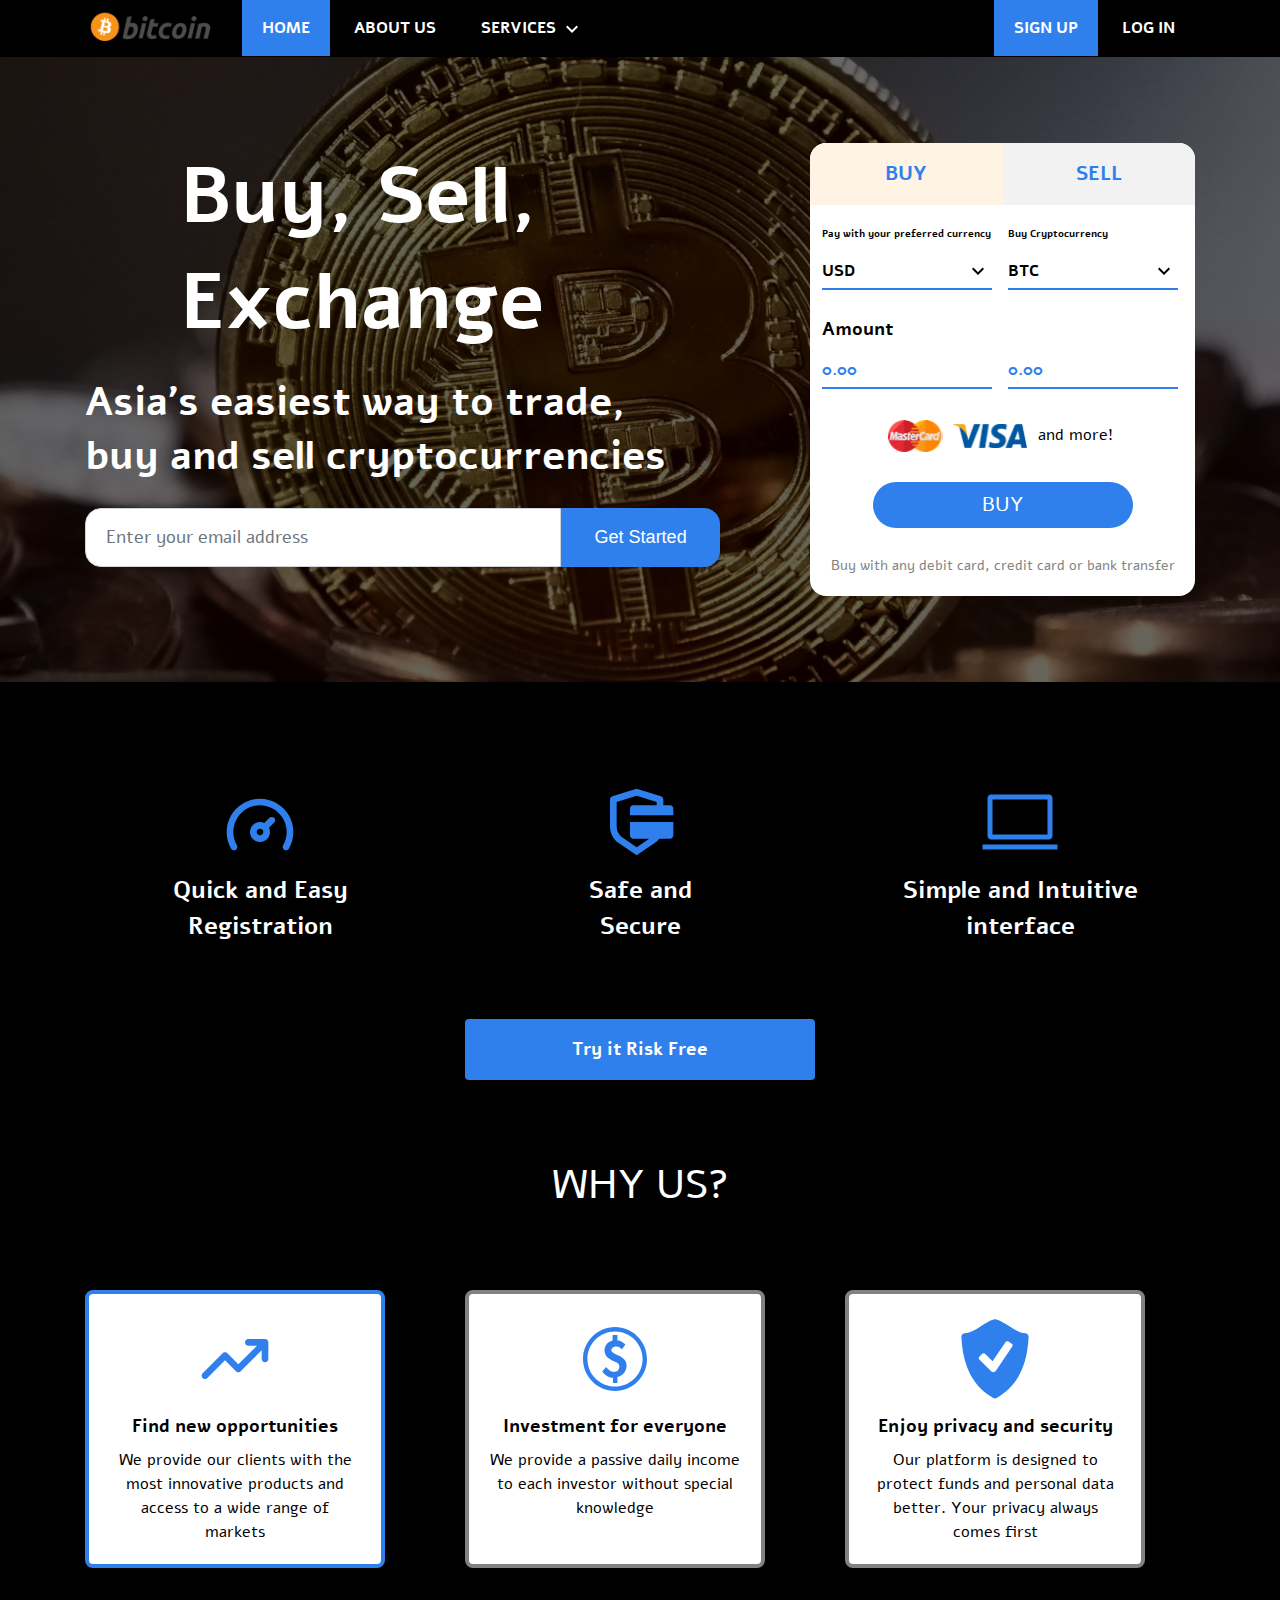
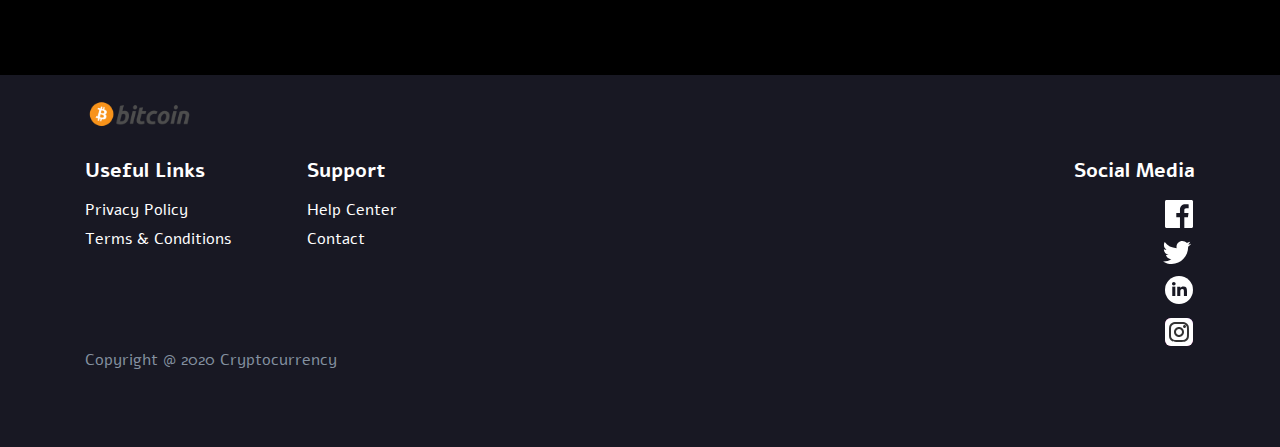
<file: index.html>
<!DOCTYPE html>
<html lang="en">

<head>
	<meta charset="utf-8">
	<meta http-equiv="X-UA-Compatible" content="IE=edge">
	<meta name="viewport" content="width=device-width, initial-scale=1">
	<title>Bitcoin | Home</title>
	<!-- Bootstrap -->
	<link href="img/fav.png" rel="icon" type="icon/image">
	<link href="css/bootstrap.min.css" rel="stylesheet">
	<link rel="stylesheet" href="https://cdnjs.cloudflare.com/ajax/libs/font-awesome/5.11.2/css/all.css">
	<link href="css/style.css" rel="stylesheet">
	<link href="css/media.css" rel="stylesheet">
</head>

<body>

	<!--	header code start-->
	<section class="header boxs">
		<div class="container">
			<div class="headerIn boxs">
				<div class="headerLeft">
					<a href="#0"><img src="img/logo.png" class="img-fluid" alt="logo"></a>
					<div class="hamburger">
						<span class="main"></span>
					</div>
				</div>
				<div class="headerRight boxs">
					<div class="headerRightlIn">
						<ul>
							<li><a href="index.html" class="active">HOME</a></li>
							<li><a href="aboutus.html">ABOUT US</a></li>
							<li class="serviceRel"><a href="#0">SERVICES <span class="arrow"><img src="img/whitearrow.png" class="img-fluid" alt="arrow"></span> </a>
								<ul class="serviceDown">
									<li><a href="#0" class="active">BUY</a></li>
									<li><a href="#0">SELL</a></li>
								</ul>
							</li>
						</ul>
					</div>
					<div class="headerRightrIn">
						<ul>
							<li><a href="#0" class="active">SIGN UP</a></li>
							<li><a href="#0">LOG IN</a></li>
						</ul>
					</div>
				</div>
			</div>
		</div>
	</section>

	<!--header code end-->

	<!--	banner code start-->

	<section class="banner scrolltop boxs">
		<span class="colorCode"></span>
		<div class="bannerImg boxs">
			<img src="img/banner.png" class="img-fluid" alt="banner">
		</div>
		<div class="bannerform">
			<div class="container">
				<div class="row">
					<div class="col-sm-7">
						<div class="bannerLeft">
							<h2 class="bannerHead">Buy, Sell, <br>Exchange</h2>
							<h2 class="semiHead">Asia’s easiest way to trade,<br> buy and sell cryptocurrencies </h2>
							<div class="banForm">
								<form>
									<div class="form-group">
										<input type="mail" class="form-control formControl" placeholder="Enter your email address">
										<button type="submit" class="btnss">Get Started</button>
									</div>
								</form>
							</div>
						</div>
					</div>
					<div class="col-sm-5">
						<div class="rightTabs boxs">
							<div class="bannerRight boxs">
								<div class="rightTab">
									<ul>
										<li><a href="#0" data-id='1' class="active">BUY </a></li>
										<li><a href="#0" data-id='2'>SELL</a></li>
									</ul>
								</div>
								<div class="btnsShow show1 active">
									<div class="bannerForBelow">
										<div class="form-group fifty">
											<label class="labelAll">Pay with your preferred currency</label>
											<input type="text" class="form-control blackAl" value="USD" readonly>
											<span class="blackArrow"><img src="img/arrow.svg" class="img-fluid" alt="arrow"></span>
											<ul class="usd">
												<li>USD</li>
												<li>USD</li>
												<li>USD</li>
												<li>USD</li>
											</ul>
										</div>
										<div class="form-group fifty">
											<label class="labelAll">Buy Cryptocurrency</label>
											<input type="text" class="form-control blackAl2" value="BTC" readonly>
											<span class="blackArrow2"><img src="img/arrow.svg" class="img-fluid" alt="arrow"></span>
											<ul class="btc">
												<li>BTC</li>
												<li>BTC</li>
												<li>BTC</li>
												<li>BTC</li>
											</ul>
										</div>
										<div class="amount">
											<h2 class="amount">Amount</h2>
										</div>
										<div class="form-group fifty fif">
											<input type="number" class="form-control  colorBlue" value="0.00">
										</div>
										<div class="form-group fifty">
											<input type="number" class="form-control  colorBlue" value="0.00">
										</div>
									</div>

									<div class="transitionMode">
										<ul>
											<li><a href="#0"><img src="img/masterCard.svg" class="img-fluid" alt="mastercard"></a>
											<li>
											<li><a href="#0"><img src="img/visa.svg" class="img-fluid" alt="visa"></a>
											<li>
											<li><a href="#0">and more!</a>
											<li>
										</ul>
									</div>
									<div class="buynow">
										<button type="submit">Buy</button>
										<p>Buy with any debit card, credit card or bank transfer</p>
									</div>
								</div>
								<!--
												<div class="btnsShow show2 ">
								<div class="bannerForBelow">
									<div class="form-group fifty">
										<label class="labelAll">Pay with your preferred currency</label>
										<input type="text" class="form-control blackAl" value="USD" readonly>
										<span class="blackArrow"><img src="img/arrow.svg" class="img-fluid" alt="arrow"></span>
										<ul class="usd">
											<li>2</li>
											<li>2</li>
											<li>3</li>
											<li>4</li>
										</ul>
									</div>
									<div class="form-group fifty">
										<label class="labelAll">Buy Cryptocurrency</label>
										<input type="text" class="form-control blackAl2" value="BTC" readonly>
										<span class="blackArrow2"><img src="img/arrow.svg" class="img-fluid" alt="arrow"></span>
										<ul class="btc">
											<li>2</li>
											<li>2</li>
											<li>3</li>
											<li>4</li>
										</ul>
									</div>
									<div class="amount">
										<h2 class="amount">Amount</h2>
									</div>
									<div class="form-group fifty fif">
										<input type="text" class="form-control  colorBlue" value="0.00">
									</div>
									<div class="form-group fifty">
										<input type="text" class="form-control  colorBlue" value="0.00">
									</div>
								</div>

								<div class="transitionMode">
									<ul>
										<li><a href="#0"><img src="img/masterCard.svg" class="img-fluid" alt="mastercard"></a>
										<li>
										<li><a href="#0"><img src="img/visa.svg" class="img-fluid" alt="visa"></a>
										<li>
										<li><a href="#0">and more!</a>
										<li>
									</ul>
								</div>
								<div class="buynow">
									<button type="submit">Buy</button>
									<p>Buy with any debit card, credit card or bank transfer</p>
								</div>
								</div>
-->
								<form>

								</form>
							</div>
						</div>
					</div>
				</div>
			</div>
		</div>
	</section>
	<!--	banner code end-->

	<!--	try it risk free code start-->
	<section class="riskFree boxs">
		<div class="container">
			<div class="row">
				<div class="col-sm-4">
					<div class="riskInner">
						<div class="riskImg">
							<img src="img/risk1.svg" class="img-fluid" alt="risk">
						</div>
						<p>Quick and Easy <br>Registration</p>
					</div>
				</div>
				<div class="col-sm-4">
					<div class="riskInner">
						<div class="riskImg">
							<img src="img/risk2.svg" class="img-fluid" alt="risk">
						</div>
						<p>Safe and <br>Secure</p>
					</div>
				</div>
				<div class="col-sm-4">
					<div class="riskInner">
						<div class="riskImg">
							<img src="img/risk3.svg" class="img-fluid" alt="risk">
						</div>
						<p>Simple and Intuitive <br>interface</p>
					</div>
				</div>
			</div>
			<div class="riskBtn">
				<a href="#0">Try it Risk Free</a>
			</div>

			<!--			WHY US? code start-->
			<div class="whyUs boxs">
				<div class=" whyHead">
					<h2>WHY US?</h2>
				</div>
				<div class="row">
					<div class="col-sm-4">
						<a href="question.html" class="whyBox active">
							<div class="whyImg">
								<img src="img/why1.svg" class="img-fluid" alt="why">
							</div>
							<h2>Find new opportunities</h2>
							<p>We provide our clients with the most innovative products and access to a wide range of markets</p>
						</a>
					</div>
					<div class="col-sm-4">
						<a href="question.html" class="whyBox">
							<div class="whyImg">
								<img src="img/why2.svg" class="img-fluid" alt="why">
							</div>
							<h2>Investment for everyone</h2>
							<p>We provide a passive daily income to each investor without special knowledge</p>
						</a>
					</div>
					<div class="col-sm-4">
						<a href="question.html" class="whyBox">
							<div class="whyImg">
								<img src="img/why3.svg" class="img-fluid" alt="why">
							</div>
							<h2>Enjoy privacy and security</h2>
							<p>Our platform is designed to protect funds and personal data better. Your privacy always comes first</p>
						</a>
					</div>
				</div>
			</div>
		</div>
	</section>

	<!--	try it risk free code end-->

	<!--	footer code start-->

	<section class="footerAll boxs">
		<div class="container">
			<div class="foottop boxs">
				<a href="#0"><img src="img/logo.png" class="img-fluid" alt="logo"></a>
			</div>
			<div class="footerBottom boxs">
				<div class="footerLink">
					<h2 class="head">Useful Links</h2>
					<ul>
						<li><a href="#0">Privacy Policy</a></li>
						<li><a href="#0">Terms & Conditions</a></li>
					</ul>
				</div>
				<div class="footerLink">
					<h2 class="head">Support</h2>
					<ul>
						<li><a href="#0">Help Center</a></li>
						<li><a href="contactus.html">Contact</a></li>
					</ul>
				</div>
				<div class="footerSocial footerLink">
					<div>
						<h2 class="head">Social Media</h2>
						<ul>
							<li><a href="#0" class="facebook">
									<img src="img/facebook.svg" class="ig-fluid facehide" alt="facebook">
									<img src="img/facebook1.svg" class="ig-fluid faceshow" alt="facebook">

								</a></li>
							<li><a href="#0" class="twitter">
								<img src="img/twitter.svg" class="ig-fluid twithide" alt="twitter">
								<img src="img/twitter1.svg" class="ig-fluid twitshow" alt="twitter">
								</a></li>
							<li><a href="#0" class="linkedin">
								<img src="img/linkedin.svg" class="ig-fluid linkahide" alt="linkedin">
								<img src="img/linkedin1.svg" class="ig-fluid linkshow" alt="linkedin">
								</a></li>
							<li><a href="#0" class="instagram">
								<img src="img/instagram.svg" class="ig-fluid instahide" alt="instagram">
								<img src="img/instagram1.svg" class="ig-fluid instashow" alt="instagram">
								</a></li>

						</ul>
					</div>
				</div>
			</div>
			<div class="copyWright">
				<p class="para">Copyright @ 2020 Cryptocurrency</p>
			</div>
		</div>
	</section>

	<!--	footer code end-->

	<script src="js/jquery.js"></script>
	<script src="js/bootstrap.min.js"></script>
	<script src="js/custom.js"></script>
</body>

</html>
</file>
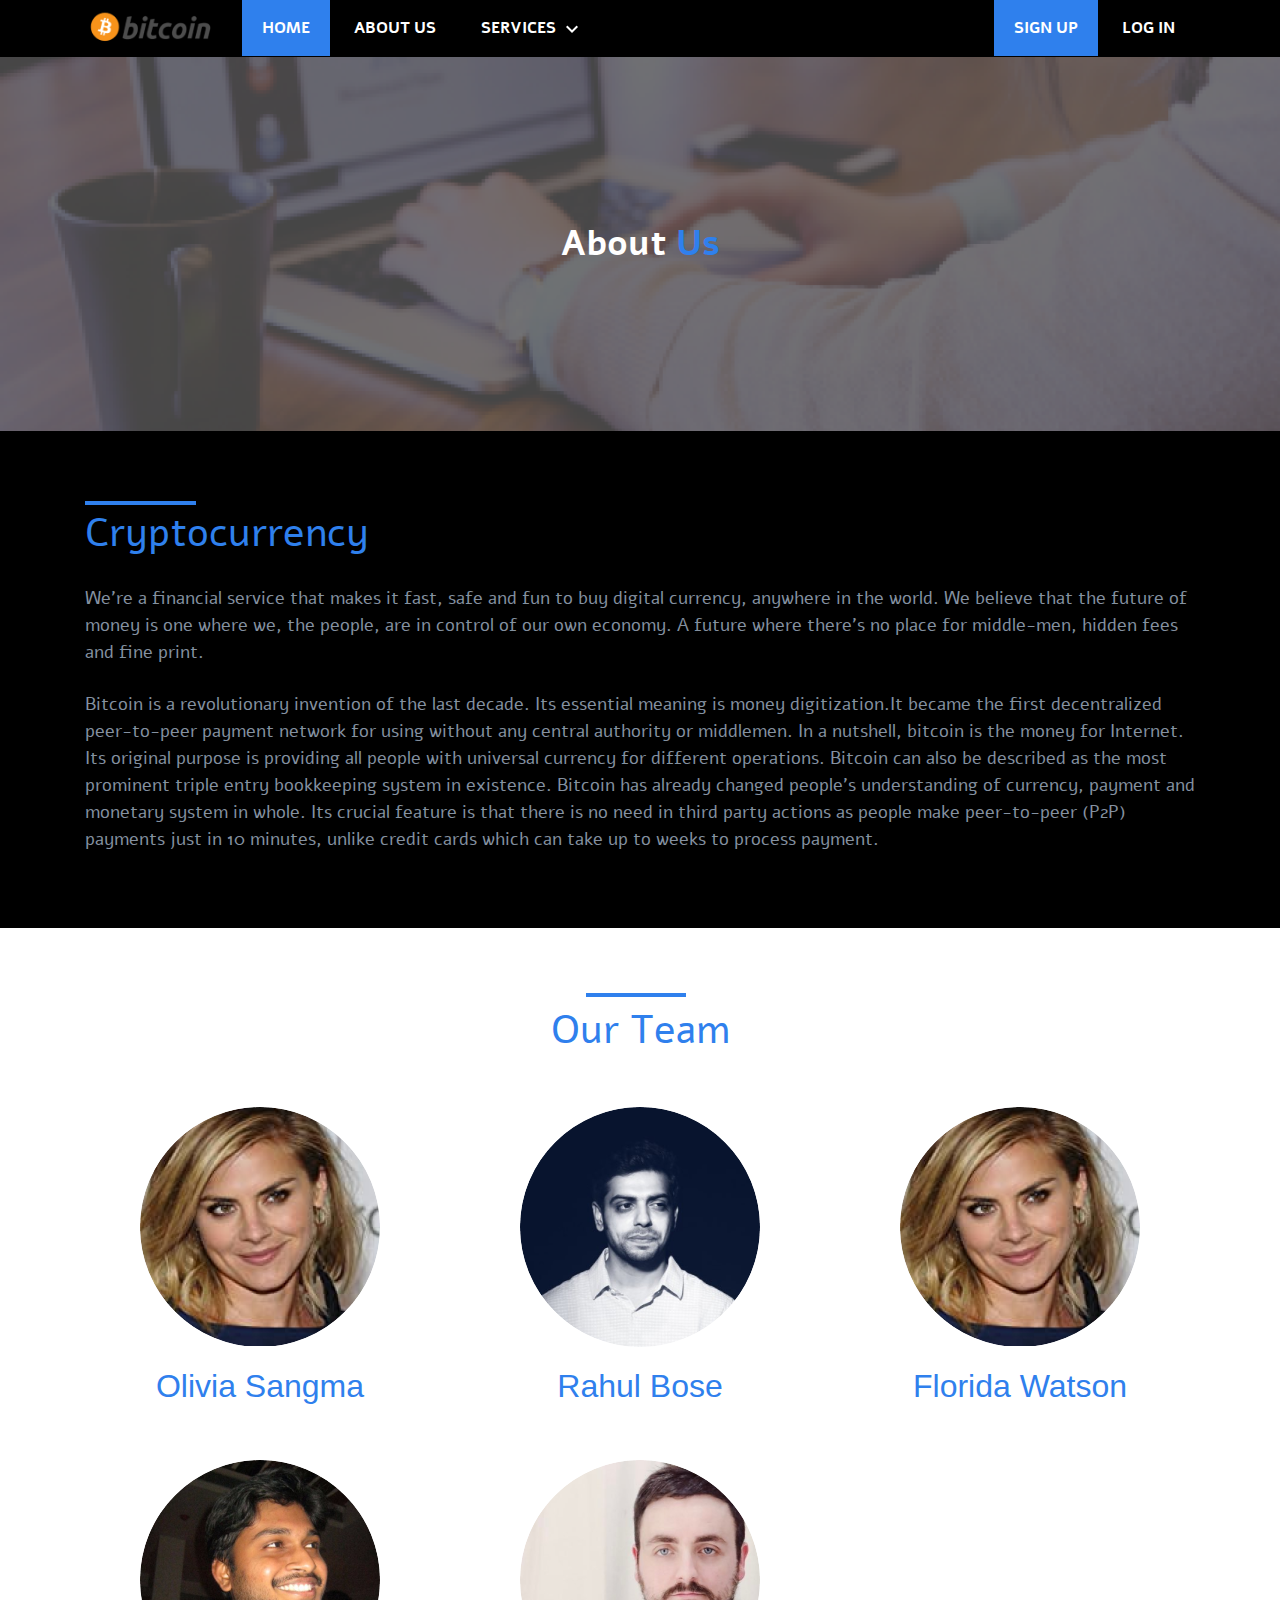
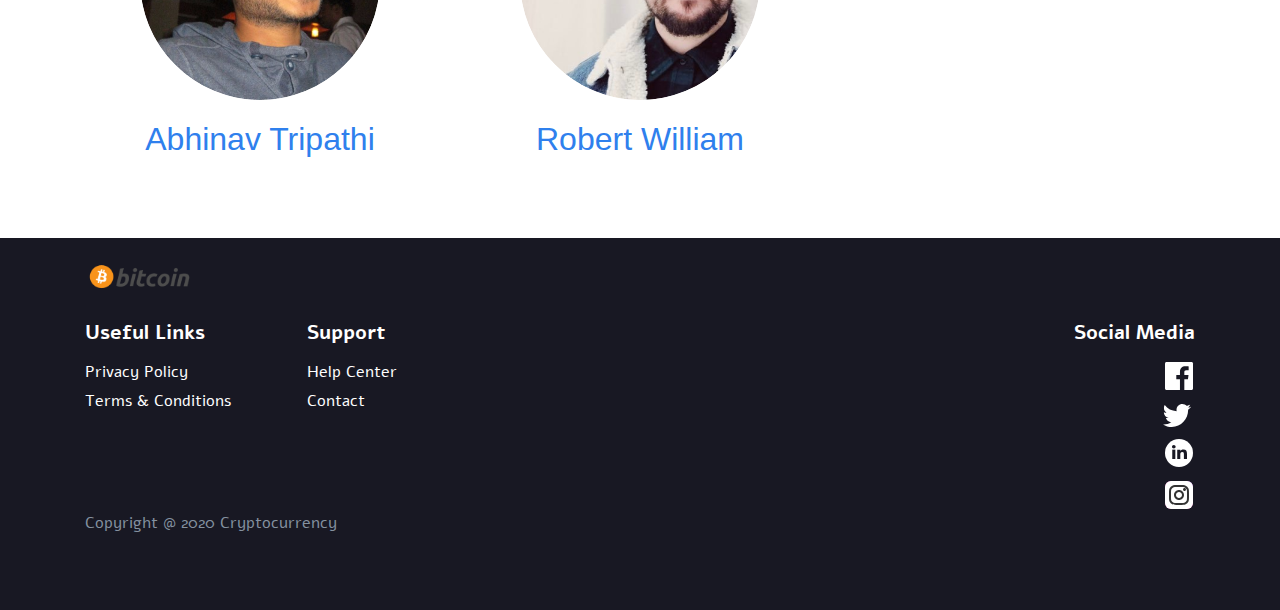
<file: aboutus.html>
<!DOCTYPE html>
<html lang="en">

<head>
	<meta charset="utf-8">
	<meta http-equiv="X-UA-Compatible" content="IE=edge">
	<meta name="viewport" content="width=device-width, initial-scale=1">
	<title>Bitcoin | About Us</title>
	<!-- Bootstrap -->
	<link href="img/fav.png" rel="icon" type="icon/image">
	<link href="css/bootstrap.min.css" rel="stylesheet">
	<link rel="stylesheet" href="https://cdnjs.cloudflare.com/ajax/libs/font-awesome/5.11.2/css/all.css">
	<link href="css/style.css" rel="stylesheet">
	<link href="css/media.css" rel="stylesheet">
</head>

<body>

	<!--	header code start-->
	<section class="header boxs">
		<div class="container">
			<div class="headerIn boxs">
				<div class="headerLeft">
					<a href="index.html"><img src="img/logo.png" class="img-fluid" alt="logo"></a>
					<div class="hamburger">
						<span class="main"></span>
					</div>
				</div>
				<div class="headerRight boxs">
					<div class="headerRightlIn">
						<ul>
							<li><a href="index.html" class="active">HOME</a></li>
							<li><a href="aboutus.html">ABOUT US</a></li>
							<li class="serviceRel"><a href="#0">SERVICES <span class="arrow"><img src="img/whitearrow.png" class="img-fluid" alt="arrow"></span> </a>
								<ul class="serviceDown">
									<li><a href="#0" class="active">BUY</a></li>
									<li><a href="#0">SELL</a></li>
								</ul>
							</li>
						</ul>
					</div>
					<div class="headerRightrIn">
						<ul>
							<li><a href="#0" class="active">SIGN UP</a></li>
							<li><a href="#0">LOG IN</a></li>
						</ul>
					</div>
				</div>
			</div>
		</div>
	</section>

	<!--header code end-->

<!--banner code start-->
	<section class="aboutBanner scrolltop boxs">
			<span class="colorCode colorCode2"></span>
		<div class="aboutBanIn">
			<img src="img/aboutus.png" class="img-fluid" alt="about">
		</div>
		<div class="aboutHeadd">
			
			<h2 class="banerAk">About <span>Us</span></h2>
		</div>
	</section>
<!--	banner code end-->

	
<!--	Cryptocurrency code start-->
	<section class="crypto boxs">
		<div class="container">
			<div class="cryptoInner">
				<h2 class="cryp">Cryptocurrency</h2>
				<p class="paranew">We’re a financial service that makes it fast, safe and fun to buy digital currency, anywhere in the world. We believe that the future of money is one where we, the people, are in control of our own economy. A future where there’s no place for middle-men, hidden fees and fine print.</p>
				<p class="paranew">Bitcoin is a revolutionary invention of the last decade. Its essential meaning is money digitization.It became the first decentralized peer-to-peer payment network for using without any central authority or middlemen. In a nutshell, bitcoin is the money for Internet. Its original purpose is providing all people with universal currency for different operations. Bitcoin can also be described as the most prominent triple entry bookkeeping system in existence. Bitcoin has already changed people's understanding of currency, payment and monetary system in whole. Its crucial feature is that there is no need in third party actions as people make peer-to-peer (P2P) payments just in 10 minutes, unlike credit cards which can take up to weeks to process payment.</p>
			</div>
			
		</div>
	</section>
<!--	Cryptocurrency code end-->
	
<!--	out team code start-->
	<section class="ourTeam boxs">
		<div class="container">
		<div class="ourTeamIn">
			<h2 class="cryp">Our Team</h2>
			<div class="row">
				<div class="col-sm-4">
					<div class="teamMember">
						<div class="memberImg">
							<img src="img/member.png" class="img-fluid" alt="member">
						</div>
						<p>Olivia Sangma</p>
					</div>
				</div>
					<div class="col-sm-4">
					<div class="teamMember">
						<div class="memberImg">
							<img src="img/member2.png" class="img-fluid" alt="member">
						</div>
						<p>Rahul Bose</p>
					</div>
				</div>
					<div class="col-sm-4">
					<div class="teamMember">
						<div class="memberImg">
							<img src="img/member.png" class="img-fluid" alt="member">
						</div>
						<p>Florida Watson</p>
					</div>
				</div>
					<div class="col-sm-4">
					<div class="teamMember">
						<div class="memberImg">
							<img src="img/member4.png" class="img-fluid" alt="member">
						</div>
						<p>Abhinav Tripathi</p>
					</div>
				</div>
					<div class="col-sm-4">
					<div class="teamMember">
						<div class="memberImg">
							<img src="img/member5.png" class="img-fluid" alt="member">
						</div>
						<p>Robert William<p>
					</div>
				</div>
			</div>
			</div>
		</div>
	</section>
<!--	our team code end-->
	
	<!--	footer code start-->

	<section class="footerAll boxs">
		<div class="container">
			<div class="foottop boxs">
				<a href="#0"><img src="img/logo.png" class="img-fluid" alt="logo"></a>
			</div>
			<div class="footerBottom boxs">
				<div class="footerLink">
					<h2 class="head">Useful Links</h2>
					<ul>
						<li><a href="#0">Privacy Policy</a></li>
						<li><a href="#0">Terms & Conditions</a></li>
					</ul>
				</div>
				<div class="footerLink">
					<h2 class="head">Support</h2>
					<ul>
						<li><a href="#0">Help Center</a></li>
						<li><a href="contactus.html">Contact</a></li>
					</ul>
				</div>
				<div class="footerSocial footerLink">
					<div>
						<h2 class="head">Social Media</h2>
						<ul>
							<li><a href="#0" class="facebook">
									<img src="img/facebook.svg" class="ig-fluid facehide" alt="facebook">
									<img src="img/facebook1.svg" class="ig-fluid faceshow" alt="facebook">

								</a></li>
							<li><a href="#0" class="twitter">
								<img src="img/twitter.svg" class="ig-fluid twithide" alt="twitter">
								<img src="img/twitter1.svg" class="ig-fluid twitshow" alt="twitter">
								</a></li>
							<li><a href="#0" class="linkedin">
								<img src="img/linkedin.svg" class="ig-fluid linkahide" alt="linkedin">
								<img src="img/linkedin1.svg" class="ig-fluid linkshow" alt="linkedin">
								</a></li>
							<li><a href="#0" class="instagram">
								<img src="img/instagram.svg" class="ig-fluid instahide" alt="instagram">
								<img src="img/instagram1.svg" class="ig-fluid instashow" alt="instagram">
								</a></li>

						</ul>
					</div>
				</div>
			</div>
			<div class="copyWright">
				<p class="para">Copyright @ 2020 Cryptocurrency</p>
			</div>
		</div>
	</section>

	<!--	footer code end-->

	<script src="js/jquery.js"></script>
	<script src="js/bootstrap.min.js"></script>
	<script src="js/custom.js"></script>
</body>

</html>
</file>
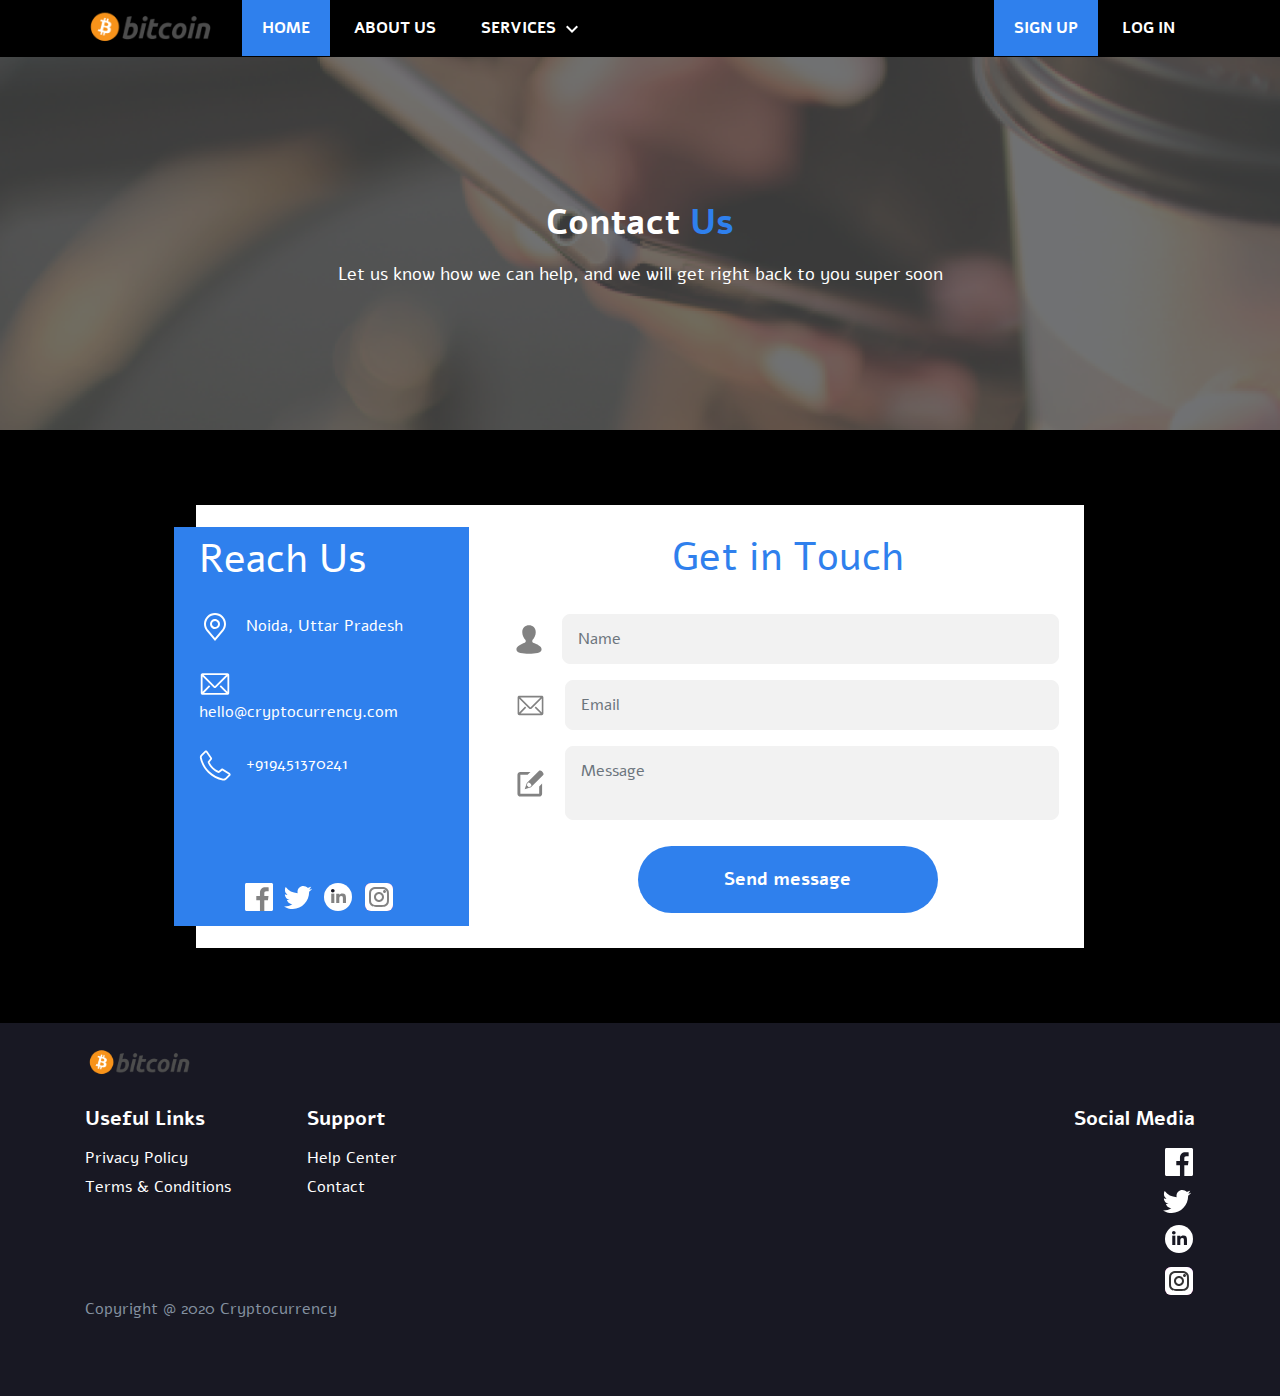
<file: contactus.html>
<!DOCTYPE html>
<html lang="en">

<head>
	<meta charset="utf-8">
	<meta http-equiv="X-UA-Compatible" content="IE=edge">
	<meta name="viewport" content="width=device-width, initial-scale=1">
	<title>Bitcoin | Contact Us</title>
	<!-- Bootstrap -->
	<link href="img/fav.png" rel="icon" type="icon/image">
	<link href="css/bootstrap.min.css" rel="stylesheet">
	<link rel="stylesheet" href="https://cdnjs.cloudflare.com/ajax/libs/font-awesome/5.11.2/css/all.css">
	<link href="css/style.css" rel="stylesheet">
	<link href="css/media.css" rel="stylesheet">
</head>

<body>

	<!--	header code start-->
	<section class="header boxs">
		<div class="container">
			<div class="headerIn boxs">
				<div class="headerLeft">
					<a href="index.html"><img src="img/logo.png" class="img-fluid" alt="logo"></a>
					<div class="hamburger">
						<span class="main"></span>
					</div>
				</div>
				<div class="headerRight boxs">
					<div class="headerRightlIn">
						<ul>
							<li><a href="index.html" class="active">HOME</a></li>
							<li><a href="aboutus.html">ABOUT US</a></li>
							<li class="serviceRel"><a href="#0">SERVICES <span class="arrow"><img src="img/whitearrow.png" class="img-fluid" alt="arrow"></span> </a>
								<ul class="serviceDown">
									<li><a href="#0" class="active">BUY</a></li>
									<li><a href="#0">SELL</a></li>
								</ul>
							</li>
						</ul>
					</div>
					<div class="headerRightrIn">
						<ul>
							<li><a href="#0" class="active">SIGN UP</a></li>
							<li><a href="#0">LOG IN</a></li>
						</ul>
					</div>
				</div>
			</div>
		</div>
	</section>

	<!--header code end-->

	<!--banner code start-->
	<section class="aboutBanner scrolltop boxs">
		<span class="colorCode colorCode2"></span>
		<div class="aboutBanIn">
			<img src="img/contactus.png" class="img-fluid" alt="about">
		</div>
		<div class="aboutHeadd contacthead">
<div>
			<h2 class="banerAk">Contact<span> Us</span></h2>
			<p>Let us know how we can help, and we will get right back to you super soon</p>
			</div>
		</div>
	</section>
	<!--	banner code end-->


	<!--	Cryptocurrency code start-->
	<section class="crypto boxs">
		<div class="container">
<div class="contactDetails">
	<div class="contactLeft">
		<div class="contactLeftin">
			<h2>Reach Us</h2>
			<ul class="reach">
				<li><a href="#0"> <span><img src="img/location.svg" class="img-fluid" alt="location"></span>Noida, Uttar Pradesh</a></li>
				<li><a href="#0"> <span><img src="img/mail.svg" class="img-fluid" alt="location"></span>hello@cryptocurrency.com</a></li>
				<li><a href="#0"> <span><img src="img/phone.svg" class="img-fluid" alt="location"></span>+919451370241</a></li>
			</ul>
			
							<ul class="formIcon">
							<li><a href="#0" class="facebook">
									<img src="img/facebookn.svg" class="ig-fluid " alt="facebook">
								</a></li>
							<li><a href="#0" class="twitter">
								<img src="img/twitter.svg" class="ig-fluid " alt="twitter">
								</a></li>
							<li><a href="#0" class="linkedin">
								<img src="img/linkedinn.svg" class="ig-fluid " alt="linkedin">
								</a></li>
							<li><a href="#0" class="instagram">
								<img src="img/instagramn.svg" class="ig-fluid " alt="instagram">
								</a></li>

						</ul>
		</div>
	</div>
	<div class="contactRight">
		<h2>Get in Touch</h2>
		<form>
			<div class="aboutContact">
			<div class="form-group">
				<label><img src="img/user.svg" class="img-fluid" alt="user"></label>
				<input type="text" class="form-control" placeholder="Name">
			</div>
					<div class="form-group">
				<label><img src="img/message.svg" class="img-fluid" alt="user"></label>
				<input type="email" class="form-control" placeholder="Email">
			</div>
					<div class="form-group">
				<label><img src="img/message1.svg" class="img-fluid" alt="user"></label>
<!--				<input type="text" class="form-control" placeholder="Name">-->
						<textarea class="form-control" placeholder="Message" rows="2"></textarea>
			</div>
				<div class="contactBtn">
					<button type="submit">Send message</button>
				</div>
			</div>
		</form>
	</div>
			</div>
		</div>
	</section>
	<!--	Cryptocurrency code end-->


	<!--	footer code start-->

	<section class="footerAll boxs">
		<div class="container">
			<div class="foottop boxs">
				<a href="#0"><img src="img/logo.png" class="img-fluid" alt="logo"></a>
			</div>
			<div class="footerBottom boxs">
				<div class="footerLink">
					<h2 class="head">Useful Links</h2>
					<ul>
						<li><a href="#0">Privacy Policy</a></li>
						<li><a href="#0">Terms & Conditions</a></li>
					</ul>
				</div>
				<div class="footerLink">
					<h2 class="head">Support</h2>
					<ul>
						<li><a href="#0">Help Center</a></li>
						<li><a href="contactus.html">Contact</a></li>
					</ul>
				</div>
				<div class="footerSocial footerLink">
					<div>
						<h2 class="head">Social Media</h2>
						<ul>
							<li><a href="#0" class="facebook">
									<img src="img/facebook.svg" class="ig-fluid facehide" alt="facebook">
									<img src="img/facebook1.svg" class="ig-fluid faceshow" alt="facebook">

								</a></li>
							<li><a href="#0" class="twitter">
									<img src="img/twitter.svg" class="ig-fluid twithide" alt="twitter">
									<img src="img/twitter1.svg" class="ig-fluid twitshow" alt="twitter">
								</a></li>
							<li><a href="#0" class="linkedin">
									<img src="img/linkedin.svg" class="ig-fluid linkahide" alt="linkedin">
									<img src="img/linkedin1.svg" class="ig-fluid linkshow" alt="linkedin">
								</a></li>
							<li><a href="#0" class="instagram">
									<img src="img/instagram.svg" class="ig-fluid instahide" alt="instagram">
									<img src="img/instagram1.svg" class="ig-fluid instashow" alt="instagram">
								</a></li>

						</ul>
					</div>
				</div>
			</div>
			<div class="copyWright">
				<p class="para">Copyright @ 2020 Cryptocurrency</p>
			</div>
		</div>
	</section>

	<!--	footer code end-->

	<script src="js/jquery.js"></script>
	<script src="js/bootstrap.min.js"></script>
	<script src="js/custom.js"></script>
</body>

</html>
</file>
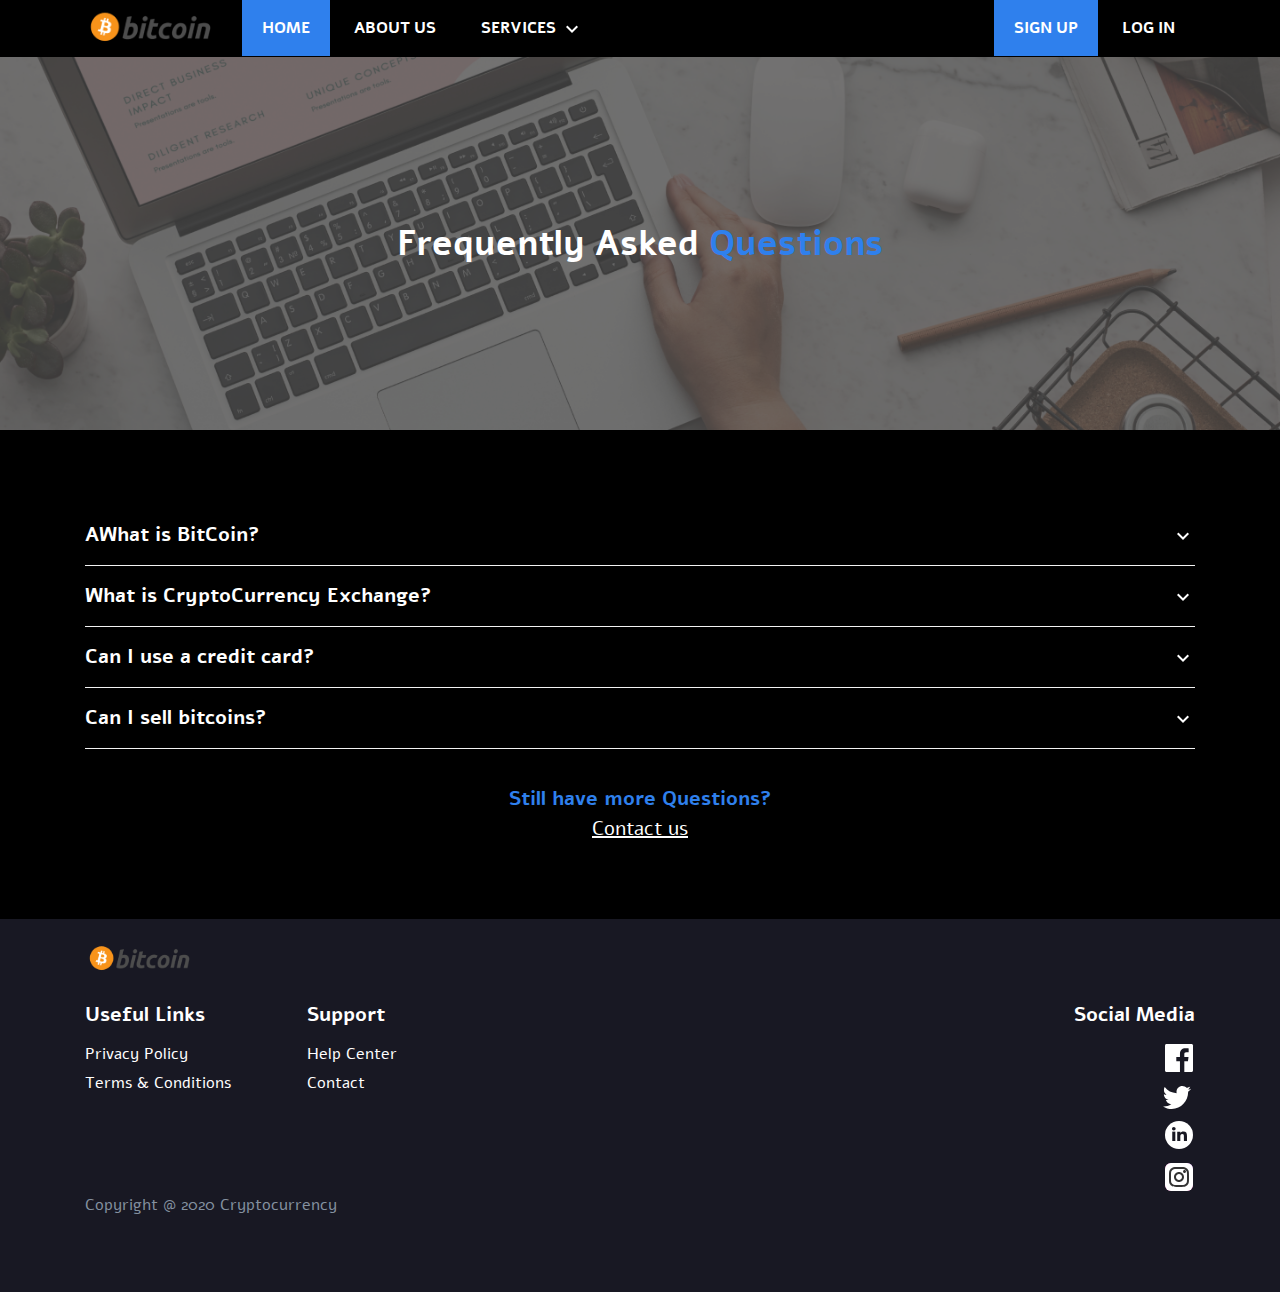
<file: question.html>
<!DOCTYPE html>
<html lang="en">

<head>
	<meta charset="utf-8">
	<meta http-equiv="X-UA-Compatible" content="IE=edge">
	<meta name="viewport" content="width=device-width, initial-scale=1">
	<title>Bitcoin | Frequently Asked Questions</title>
	<!-- Bootstrap -->
	<link href="img/fav.png" rel="icon" type="icon/image">
	<link href="css/bootstrap.min.css" rel="stylesheet">
	<link rel="stylesheet" href="https://cdnjs.cloudflare.com/ajax/libs/font-awesome/5.11.2/css/all.css">
	<link href="css/style.css" rel="stylesheet">
	<link href="css/media.css" rel="stylesheet">
</head>

<body>

	<!--	header code start-->
	<section class="header boxs">
		<div class="container">
			<div class="headerIn boxs">
				<div class="headerLeft">
					<a href="index.html"><img src="img/logo.png" class="img-fluid" alt="logo"></a>
					<div class="hamburger">
						<span class="main"></span>
					</div>
				</div>
				<div class="headerRight boxs">
					<div class="headerRightlIn">
						<ul>
							<li><a href="index.html" class="active">HOME</a></li>
							<li><a href="aboutus.html">ABOUT US</a></li>
							<li class="serviceRel"><a href="#0">SERVICES <span class="arrow"><img src="img/whitearrow.png" class="img-fluid" alt="arrow"></span> </a>
								<ul class="serviceDown">
									<li><a href="#0" class="active">BUY</a></li>
									<li><a href="#0">SELL</a></li>
								</ul>
							</li>
						</ul>
					</div>
					<div class="headerRightrIn">
						<ul>
							<li><a href="#0" class="active">SIGN UP</a></li>
							<li><a href="#0">LOG IN</a></li>
						</ul>
					</div>
				</div>
			</div>
		</div>
	</section>

	<!--header code end-->

	<!--banner code start-->
	<section class="aboutBanner scrolltop boxs">
		<span class="colorCode colorCode2"></span>
		<div class="aboutBanIn">
			<img src="img/faq.png" class="img-fluid" alt="about">
		</div>
		<div class="aboutHeadd">

			<h2 class="banerAk">Frequently Asked <span>Questions</span></h2>
		</div>
	</section>
	<!--	banner code end-->


	<!--	Cryptocurrency code start-->
	<section class="crypto boxs">
		<div class="container">
			<div class="frequently boxs">
				<div class="faqContent">
					<a href="#0" class="active">AWhat is BitCoin?<span><img src="img/whitearrow.png" class="img-fluid" alt="drop"></span></a>
					<p>Bitcoin is a consensus network that enables a new payment system using digital money. It is the first decentralized peer-to-peer payment network that is powered by its users with no central authority or middlemen. From a user perspective, bitcoin is pretty much like cash for the Internet.
					</p>
				</div>
						<div class="faqContent">
					<a href="#0" class="">What is CryptoCurrency Exchange?<span><img src="img/whitearrow.png" class="img-fluid" alt="drop"></span></a>
					<p>Bitcoin is a consensus network that enables a new payment system using digital money. It is the first decentralized peer-to-peer payment network that is powered by its users with no central authority or middlemen. From a user perspective, bitcoin is pretty much like cash for the Internet.
					</p>
				</div>
						<div class="faqContent">
					<a href="#0" class="">Can I use a credit card?<span><img src="img/whitearrow.png" class="img-fluid" alt="drop"></span></a>
					<p>Bitcoin is a consensus network that enables a new payment system using digital money. It is the first decentralized peer-to-peer payment network that is powered by its users with no central authority or middlemen. From a user perspective, bitcoin is pretty much like cash for the Internet.
					</p>
				</div>
						<div class="faqContent">
					<a href="#0" class="">Can I sell bitcoins?<span><img src="img/whitearrow.png" class="img-fluid" alt="drop"></span></a>
					<p>Bitcoin is a consensus network that enables a new payment system using digital money. It is the first decentralized peer-to-peer payment network that is powered by its users with no central authority or middlemen. From a user perspective, bitcoin is pretty much like cash for the Internet.
					</p>
				</div>
			</div>
			<div class="stillQues boxs">
				<h2>Still have more Questions?</h2>
				<a href="contactus.html">Contact us</a>
			</div>
		</div>
	</section>
	<!--	Cryptocurrency code end-->


	<!--	footer code start-->

	<section class="footerAll boxs">
		<div class="container">
			<div class="foottop boxs">
				<a href="#0"><img src="img/logo.png" class="img-fluid" alt="logo"></a>
			</div>
			<div class="footerBottom boxs">
				<div class="footerLink">
					<h2 class="head">Useful Links</h2>
					<ul>
						<li><a href="#0">Privacy Policy</a></li>
						<li><a href="#0">Terms & Conditions</a></li>
					</ul>
				</div>
				<div class="footerLink">
					<h2 class="head">Support</h2>
					<ul>
						<li><a href="#0">Help Center</a></li>
						<li><a href="contactus.html">Contact</a></li>
					</ul>
				</div>
				<div class="footerSocial footerLink">
					<div>
						<h2 class="head">Social Media</h2>
						<ul>
							<li><a href="#0" class="facebook">
									<img src="img/facebook.svg" class="ig-fluid facehide" alt="facebook">
									<img src="img/facebook1.svg" class="ig-fluid faceshow" alt="facebook">

								</a></li>
							<li><a href="#0" class="twitter">
									<img src="img/twitter.svg" class="ig-fluid twithide" alt="twitter">
									<img src="img/twitter1.svg" class="ig-fluid twitshow" alt="twitter">
								</a></li>
							<li><a href="#0" class="linkedin">
									<img src="img/linkedin.svg" class="ig-fluid linkahide" alt="linkedin">
									<img src="img/linkedin1.svg" class="ig-fluid linkshow" alt="linkedin">
								</a></li>
							<li><a href="#0" class="instagram">
									<img src="img/instagram.svg" class="ig-fluid instahide" alt="instagram">
									<img src="img/instagram1.svg" class="ig-fluid instashow" alt="instagram">
								</a></li>

						</ul>
					</div>
				</div>
			</div>
			<div class="copyWright">
				<p class="para">Copyright @ 2020 Cryptocurrency</p>
			</div>
		</div>
	</section>

	<!--	footer code end-->

	<script src="js/jquery.js"></script>
	<script src="js/bootstrap.min.js"></script>
	<script src="js/custom.js"></script>
</body>

</html>
</file>
<file: css/style.css>
@font-face {
    font-family: 'AlefBold';
    src: url(../fonts/AlefBold.ttf);
}
@font-face {
    font-family: 'AlefRegular';
    src: url(../fonts/AlefRegular.ttf);
}


/* Variables for color and font family Start */

:root {
    /* Colors */
	--colorBlack:#000000;
	--colorWhite:#ffffff;
	--colorBlue:#2f80ed;
	--colorLightBlack:#181823;
	--colorGrey:#8491a0;
	--lightGrey:#828282;
	--lightPink:#fff3e4;
	--lightBlue:#f2f2f2;


    /* Font Family */
	--bold:'AlefBold';
	--regular:'AlefRegular';

}

/* Variables for color and font family End */

h1,
h2,
h3,
h4,
h5,
h6,
p,
ul {
    padding: 0px;
    margin: 0px;
    list-style: none;
}

.nopadding {
    padding: 0 !important;
}

button,
a {
    transition: all 0.35s ease 0s;
}

button:focus {
    outline: none;
}

label {
    margin: 0;
}

a {
    outline: none !important;
    text-decoration: none;
}

a:hover,
a:focus {
    text-decoration: none;
    color: var(--colorWhite);
}

.boxs {
    float: left;
    width: 100%;
    display: block;
}

h2,
h3 {
    font-family: var(--bold);
    color: var(--colorWhite);
    line-height: normal;
}
h2.head{
	font-size: 20px;
	line-height: 30px;
}
h2.bannerHead{
	font-size: 78px;
}
h2.semiHead{
	font-size: 40px;
}
p.para{
	font-size: 16px;
	line-height: 24px;
	font-family: var(--regular);
	color: var(--colorGrey);
}
p.paranew{
	font-size: 18px;
	line-height: 27px;
	font-family: var(--regular);
	color: var(--colorGrey);
}
/*header code start*/
.hamburger{
	display: none;
}
.header{
	background: var(--colorBlack);
	position: fixed;
	top: 0;
	left: 0;
	z-index: 999;
}
.header.fixedHeader {
  
    box-shadow: 0 2px 4px 0 #f8f9fa80;
}
.scrolltop{
	margin-top: 57px;
}
.headerIn{
	display: flex;
	align-items: center;
}
.headerRight{
	display: flex;
	justify-content: space-between;
	padding-left: 25px;
}
.headerRightlIn ul li a,.headerRightrIn ul li a{
	text-transform: uppercase;
	color: var(--colorWhite);
	font-size: 16px;
	line-height: 24px;
	display: block;
	padding: 16px 20px;
	font-family: var(--bold);
}
.serviceDown{
	display: none;
}
.serviceDown li a{
		background: var(--colorBlack);
	padding: 8px 25px !important;
	min-width: 145px;
	display: block;
	font-family: var(--regular) !important;
}
.serviceRel{
	position: relative;
}
.serviceDown{
	position: absolute;
	z-index: 99;
}
.headerRightlIn ul li,.headerRightrIn ul li{
	display: inline-block;
}
.headerRightlIn ul li a.active ,.headerRightrIn ul li a.active ,.headerRightlIn ul li a:hover ,.headerRightrIn ul li a:hover{
	background: var(--colorBlue);
}
/*header code end*/


/*footer code start*/
.footerAll{
	background: var(--colorLightBlack);
	padding: 25px 0px 75px 0px;
}
.foottop a{
	width: 110px;
	display: block;
}
.foottop a img{
	width: 100%;
	object-fit: cover;
}
.foottop {
	padding-bottom: 25px;
}
.footerBottom{
	display: flex;
}
.footerLink{
	width: 20%;
}
.footerLink.footerSocial{
	width: 60%;
	    display: flex;
    justify-content: flex-end;
}
.footerLink ul li a{
	color: var(--colorWhite);
	font-family: 16px;
	font-family: var(--regular);
	line-height: 24px;
}
.footerSocial.footerLink ul{
	float: right;
}
.footerSocial.footerLink ul li{
	padding-bottom: 10px;
}
.footerLink ul li{
	padding-bottom: 5px;
}
.footerLink ul li:last-child{
	padding: 0;
}
.footerLink ul{
	padding-top: 12px;
}
.footerLink ul li a:hover{
	color: var(--colorBlue);
}
.faceshow,.twitshow,.linkshow,.instashow{
	display: none;
}
.footerLink ul li a.facebook:hover .facehide ,.footerLink ul li a.twitter:hover .twithide,.footerLink ul li a.instagram:hover .instahide,.footerLink ul li a.linkedin:hover .linkahide{
	display: none;
}
.footerLink ul li a.facebook:hover .faceshow ,.footerLink ul li a.twitter:hover .twitshow ,.footerLink ul li a.linkedin:hover .linkshow ,.footerLink ul li a.instagram:hover .instashow{
	display: block;
}
/*footer code end*/


/*banner code start*/
.banner{
	position: relative;
	height: 625px;
}
.bannerImg{
	position: absolute;
	width: 100%;
	height: 625px;
}
.bannerImg img{
	width: 100%;
	height: 100%;
	object-fit: cover;
}
.colorCode{
	position: absolute;
	width: 100%;
	height: 100%;
	background:var(--colorBlack);
}
.bannerLeft h2.bannerHead{
	padding-left: 95px;
	margin-bottom: 20px;
}
.formControl{
	background: var(--colorWhite);
	font-family: var(--regular);
	font-size: 18px;
	color: var(--lightGrey);
	border-radius: 16px 0px 0px 16px;
	height: auto;
	padding: 15px 20px;
}
.btnss{
	color: var(--colorWhite);
	background: var(--colorBlue);
	font-size: 18px;
	padding: 10px 25px;
	border-radius: 0px 16px 16px 0px;
	min-width: 25%;
	border: none;
	cursor: pointer;
}
.banForm .form-group{
	display: flex;
}
.banForm{
	margin-top: 25px;
}
.bannerform{
	display: flex;
	align-items: center;
	height: 100%;
}
.bannerRight{
	background: var(--colorWhite);
	border-radius: 16px;
	overflow: hidden;
}
.bannerForBelow{
	padding: 15px 12px;
}
.rightTabs{
	padding-left: 60px;
}
.rightTabs ul li{
	display: inline-block;
	width: 50%;
}

.rightTab ul li a{
	font-size: 20px;
	line-height: 30px;
	color: var(--colorBlue);
	display: block;
	font-family: var(--bold);
	background: var(--lightBlue);
	padding: 16px;
	text-align: center;
}
.rightTab ul li a.active{
	background: var(--lightPink);
}
.rightTab ul{
	display: flex;
}
.bannerForBelow .form-group{
	position: relative;
}
.blackArrow{
	position: absolute;
}
.labelAll{
	font-size: 10px;
	line-height: 15px;
	color: var(--colorBlack);
	font-family: var(--bold);
}
.bannerForBelow .form-control{
	border: none;
		font-size: 16px;
	margin-top: 10px;
	line-height: 24px;
	color: var(--colorBlack);
	font-family: var(--bold);
	border-bottom: 2px solid var(--colorBlue);
	background: transparent;
	border-radius: 0;
	padding: 5px 0px;
	cursor: pointer;
}
.bannerForBelow .form-control:focus{
	outline: none;
	box-shadow: none;
	border-bottom: 2px solid var(--colorBlue);
}
.fifty{
	width: 47%;
	display: inline-block;
}
.fifty:first-child ,.fif{
	margin-right: 12px;
}
.blackArrow,.blackArrow2{
	position: absolute;
	top: 38px;
	right: 2px;
	cursor: pointer;
}
.usd ,.btc{
	border: 1px solid var(--colorBlue);
		border-top: none;
	border-radius: 0px 0px 5px 5px;
	overflow: hidden;
	display: none;
	position: absolute;
	width: 100%;
	z-index: 99;
	background: var(--colorWhite);
}

.usd li ,.btc li{
	display: block;
	width: 100% !important;
	background: var(--colorWhite);
			font-size: 16px;
	line-height: 24px;
	color: var(--colorBlack);
	font-family: var(--bold);
	padding: 5px;
	cursor: pointer;
	border-bottom: 1px solid var(--colorBlue);
}
.usd li:last-child ,.btc li:last-child{
	border: none;
}
h2.amount{
	font-size: 18px;
	line-height: 27px;
	color: var(--colorBlack);
	font-family: var(--bold);
	padding: 10px 0px 0px;
}
.bannerForBelow .form-control.colorBlue{
	color: var(--colorBlue);
}
.transitionMode ul li{
	display: inline-block;
	margin-right: 5px;
	width: auto;
}
.transitionMode ul li:last-child{
	margin: 0;
}
.transitionMode ul{
	text-align: center;
	margin-bottom: 15px;
}
.transitionMode ul li a{
	font-size: 16px; 
	line-height: 24px;
	color: var(--colorBlack);
	font-family: var(--regular);
}
.buynow{
	text-align: center;
	padding-bottom: 20px;
}
.buynow button{
	font-size: 20px;
	line-height: 30px;
	font-family: var(--regular);
	color: var(--colorWhite);
	background: var(--colorBlue);
	border: none;
	min-width: 260px;
	border-radius: 100px;
	padding: 8px;
	text-transform: uppercase;
	margin: 0 auto;
	margin: 15px 0px;
	cursor: pointer;
}
.buynow p{
	font-size: 14px;
	line-height: 21px;
	font-family: var(--regular);
	color: var(--lightGrey);
	margin-top: 12px;
}
/*banner code end*/

/*try it risk free code start*/
.riskFree{
	padding: 100px 0px;
	background: var(--colorBlack);
}
.riskInner{
	text-align: center;
}
.riskInner p{
	font-size: 24px;
	color: var(--colorWhite);
	margin-top: 10px;
	font-family: var(--bold);
}
.riskBtn a{
    font-size: 18px;
    color: var(--colorWhite);
    font-family: var(--bold);
    background: var(--colorBlue);
    border-radius: 4px;
    min-width: 350px;
    padding: 17px;
    text-align: center;
    display: inline-block
}
.riskBtn{
	padding: 75px 0px;
	text-align: center;
}
.whyHead{
	text-align: center;
}
.whyHead h2{
	font-size: 40px;
	line-height: 60px;
	color: var(--colorWhite);
	font-family: var(--regular);
	padding-bottom: 75px;
}
.whyBox{
	background: var(--colorWhite);
	border: 4px solid var(--lightGrey);
	border-radius: 8px;
	overflow: hidden;
	min-width: 300px;
}
a.whyBox{
	padding: 20px;
	width: 300px;
	display: inline-block;
	text-align: center;
	min-height: 278px;
}
.whyBox h2{
	font-size: 18px;
	color: var(--colorBlack);
	font-family: var(--bold);
	padding: 10px 0px;
}
.whyImg{
	text-align: center;
	padding: 5px;
}
.whyBox p{
	font-size: 16px;
	color: var(--colorBlack);
	font-family: var(--regular);
}
.whyUs .row .col-sm-4 .whyBox.active ,.whyUs .row .col-sm-4 .whyBox:hover{
	border-color: var(--colorBlue);
}
.btnsShow{
	display: none;
}
.btnsShow.active{
	display: block;
}


/*about us code start*/
.aboutBanner{
	position: relative;
}
.aboutBanIn{
/*	position: absolute;*/
	top: 0;
	left: 0;
	width: 100%;
}
.colorCode.colorCode2{
	background: #0000008c;
}
h2.banerAk{
	font-size: 35px;
	font-family: var(--bold);
	color: var(--colorWhite);
}
.aboutHeadd{
	position: absolute;
	top: 0;
	left: 0;
	display: flex;
	justify-content: center;
	align-items: center;
	width: 100%;
	height: 100%;
}
.aboutHeadd .banerAk span{
	color: var(--colorBlue);
}

.crypto{
	padding: 75px 0px;
	background: var(--colorBlack);
}
h2.cryp{
	font-size: 40px;
	font-family: var(--regular);
	color: var(--colorBlue);	
}
.cryptoInner h2{
	position: relative;
}
.cryptoInner h2::before{
	position: absolute;
	content: '';
	top: -5px;
	left: 0px;
	width: 10%;
	height: 4px;
	background: var(--colorBlue);
}
.cryptoInner p{
	padding-top: 25px;
}
.ourTeam{
	padding: 75px 0px;
}
.ourTeamIn h2{
	position: relative;
	display: inline-block;
}
.ourTeamIn h2::before {
    position: absolute;
    content: '';
    top: -10px;
    left: 35px;
    width: 56%;
    height: 4px;
    background: var(--colorBlue);
}
.ourTeamIn{
	text-align: center;
}
.teamMember p{
	font-size: 32px;
	line-height: 48px;
	color: var(--colorBlue);
	font-family: var(--colorBlue);
}
.memberImg{
	width: 240px;
	height: 240px;
	border-radius: 100%;
	overflow: hidden;
	margin: 50px auto 15px;
}
.faqContent a{
	font-size: 20px;
	color: var(--colorWhite);
	font-family: var(--bold);
	position: relative;
	display: block;
}
.faqContent a span{
	    position: absolute;
    right: 0;
    top: 0;
}
.faqContent p{
	font-size: 18px;
	line-height: 27px;
	color: var(--colorBlue);
	font-family: var(--regular);
	padding-top: 20px;
	display: none;
}
.faqContent{
	border-bottom: 1px solid #f2f2f2;
	padding: 15px 0px;
}
.stillQues{
	text-align: center;
	margin-top: 35px;
}
.stillQues h2{
	font-size: 20px;
	line-height: 30px;
	color: var(--colorBlue);
	font-family: var(--bold);
}
.stillQues a{
	font-size: 20px;
	line-height: 30px;
	color: var(--colorWhite);
	font-family: var(--regular);
	text-decoration: underline;
}
.contacthead p{
	font-size: 18px;
	color: var(--colorWhite);
	font-family: var(--regular);
	padding-top: 15px;
}
.contacthead h2{
	text-align: center;
}

/*contact css start*/
.contactDetails{
	background: var(--colorWhite);
	width: 80%;
}
.contactRight{
	padding: 25px;
	width: 70%;
	    text-align: center;
}
.contactRight h2{
	font-size: 40px;
	font-family: var(--regular);
	color: var(--colorBlue);
	padding-bottom: 30px;
}
.aboutContact .form-group .form-control{
	font-size: 16px;
	line-height: 24px;
	font-family: var(--regular);
	color: var(--lightGrey);
	height: auto;
	border-radius: 8px;
	background: #f2f2f2;
	padding: 12px 15px;
	border: 1px solid #f2f2f2;
}
.aboutContact .form-group .form-control:focus{
	outline: none;
	box-shadow: none;
	border-color: var(--colorBlue);
}
.aboutContact .form-group{
	display: flex;
	align-items: center;
}
.aboutContact .form-group label{
	margin-right: 20px;
}
textarea{
	resize: none;
}
.contactBtn button{
    font-size: 18px;
    line-height: 27px;
    font-family: var(--bold);
    color: var(--colorWhite);
    border-radius: 40px;
    background: var(--colorBlue);
    border: none;
    min-width: 300px;
    padding: 20px;
	cursor: pointer;
}
.contactBtn{
    text-align: center;
	padding: 10px 0px;
}
.contactDetails{
	display: flex;
	margin: 0 auto;
}
.contactLeft{
width: 35%;	
}
.contactLeftin{
	background: var(--colorBlue);
}
.contactLeftin{
	padding: 25px;
	width: 100%;
	height: 90%;
	padding: 5px 25px 25px;
	position: relative;
    top: 22px;
    left: -22px;
}
.contactLeftin h2{
	font-size: 40px;
	color: var(--colorWhite);
	font-family: var(--regular);
	padding-bottom: 25px;
}
.contactLeftin ul.reach li a{
	font-size: 16px;
	line-height: 24px;
	font-family: var(--regular);
	color: var(--colorWhite);
}
.contactLeftin ul.reach li a span{
	margin-right: 15px;
}
.contactLeftin ul.reach li {
	margin-bottom: 25px;
}
.contactLeftin ul.reach li:last-child{
	margin-bottom: 0;
}
.formIcon li{
	display: inline-block;
	margin-right: 5px;
}
.formIcon{
	padding-top: 100px;
	text-align: center;
}
</file>
<file: css/media.css>
@media(max-width:1199px){
	
	h2.bannerHead {
    font-size: 68px;
}
	h2.semiHead {
    font-size: 36px;
}
	.banner{
		height: 579px;
	}
	.btnss{
		font-size: 16px;
	}
	.formControl{
		font-size: 16px;
	}
	.rightTabs {
    padding-left: 0px;
}
	.labelAll{
		font-size: 9px;
	}
	.riskInner p{
		font-size: 22px;
	}
	.contactDetails{
		width: 100%;
	}
	.contactLeftin {
    padding: 25px;
    width: 100%;
    height: 100%;
    padding: 5px 25px 25px;
     position: initial; 
    top: 22px;
    left: -22px;
}
	.contactLeftin h2{
		padding-top: 20px;
	}
}
@media(max-width:991px){
.container {
    max-width: 100%;
    padding: 0px 15px;
}
	.bannerform .col-sm-7,.bannerform .col-sm-5{
	flex: 0 0 100%;
    max-width: 100%;	
	}
	.bannerform {
    height: 100%;
    padding: 25px 75px 55px;
}
	.bannerLeft h2.bannerHead {
     padding-left: 0px; 
    margin-bottom: 20px;
		font-size: 60px;
}
	h2.bannerHead br,h2.semiHead br{
		display: none;
	}
	h2.semiHead {
    font-size: 30px;
}
.bannerImg{
		height: 100%;
	}
	.banner {
    height: 100%;
}
	.bannerRight{
		width: 70%;
	}
	.rightTabs{
		display: flex;
		justify-content: center;
		padding-top: 30px;
	}
	.riskInner p {
    font-size: 20px;
}
	.riskBtn a {
    font-size: 16px;
    min-width: 300px;
    padding: 15px;
}
	.whyHead h2 {
    font-size: 36px;
    line-height: 50px;
    padding-bottom: 65px;
}
	a.whyBox{
		min-width: 100%;
		width: 100%;
		min-height: 286px;
	}
	.whyBox h2{
		font-size: 16px;
	}
	.whyBox p{
		font-size: 14px;
	}
	.headerRightlIn ul li a, .headerRightrIn ul li a{
		padding: 14px 18px;
	}
	.scrolltop{
		margin-top: 53px;
	}
	.memberImg{
		width: 200px;
		height: 200px;
	}
	.teamMember p {
    font-size: 26px;
    line-height: 36px;
 
}
	.contactLeft,.contactRight {
    width: 50%;
}
	.contactBtn button{
		padding: 16px;
		min-width: 240px;
	}
}
@media(max-width:767px){
	.headerRight{
		    position: fixed;
    width: 250px;
    left: -250px;
    top: 53px;
    background: #000;
    display: block;
    height: 100%;
		padding: 0;
	}
	.headerRightlIn ul li, .headerRightrIn ul li {
		display: block;
}
	.serviceDown {
    position: initial;
    z-index: 99;
}
	.headerIn{
		padding: 6px 0px;
		display: block;
	}
	.hamburger{
	    display: block;
    position: absolute;
    right: 0;
		top: 21px;
		cursor: pointer;
		z-index: 99;
	}

.main {
    position: absolute;
    height: 3px;
    width: 30px;
    right: 0px;
    top: 50%;
    background: var(--colorWhite);
    transition-duration: 0.075s;
    transition-timing-function: cubic-bezier(0.55, 0.055, 0.675, 0.19);
}
	.main::before {
    position: absolute;
    content: '';
    top: -8px;
    left: 0;
    height: 3px;
    width: 30px;
    background: var(--colorWhite);
    transition: all 0.3s ease;
}
	.main::after {
    position: absolute;
    content: '';
    top: 8px;
    left: 0;
    height: 3px;
    width: 30px;
    background: var(--colorWhite);
    opacity: 1;
    transition: top 0.075s ease, opacity 0.075s 0.12s ease;
}
	.hamburger.active .main:before {
    top: 0;
    opacity: 0;
    transition: top 0.075s ease, opacity 0.075s 0.12s ease;
}
	.hamburger.active .main::after {
    top: 0px;
    transform: rotate(-90deg);
    transition: bottom 0.075s ease, transform 0.075s 0.12s cubic-bezier(0.215, 0.61, 0.355, 1);
}
	.hamburger.active .main {
    transform: rotate(45deg);
    transition-delay: 0.12s;
    transition-timing-function: cubic-bezier(0.215, 0.61, 0.355, 1);
}
		.headerLeft{
		position: relative;
	}
	.bannerLeft h2.bannerHead{
	font-size: 46px;
}
	.bannerform {
  
    padding: 25px 45px 55px;
}
	.btnss{
		padding: 10px 15px;
	}
	.bannerRight {
    width: 80%;
}
	.riskFree{
		padding: 60px 0px;
	}
	.riskInner p {
    font-size: 18px;
}
.riskFree .col-sm-4:nth-child(2){
		margin: 35px 0px;
	}
	.riskInner p br{
		display: none;
	}
	.riskBtn a {
    min-width: 250px;
}
	a.whyBox {
    min-width: 75%;
    width: 75%;
    min-height: 286px;
}
	.whyUs .col-sm-4{
		text-align: center;
		display: block;
		    flex: 0 0 100%;
    max-width: 100%;
	}
	.riskFree  .col-sm-4{
		    flex: 0 0 100%;
    max-width: 100%;	
	}
	.footerBottom {
    justify-content: space-between;
}
	.footerLink ,.footerLink.footerSocial{
     width: auto; 
}
	.ourTeamIn .col-sm-4 {
 
    flex: 0 0 100%;
    max-width: 100%;
}
	.contactDetails{
		width: 100%;
	}
	.contactBtn button{
	    font-size: 16px;
    line-height: 27px;
    min-width: 225px;
    padding: 15px;

}
	.contactLeftin{
		position: initial;
	}
	.contactLeftin h2,.contactRight h2{
		font-size: 32px;
	}
	.contactDetails{
		display: block;
	}
	.contactLeft, .contactRight{
		width: 100%;
	}
	.formIcon{
		padding-top: 50px;
	}
	.contacthead p{
		text-align: center;
		padding: 15px;
	}
	.contactLeftin h2{
		text-align: center;
	}
}

@media(max-width:560px){
.bannerLeft h2.bannerHead {
    font-size: 38px;
}
	h2.semiHead {
    font-size: 26px;
}
	.bannerform {
    padding: 25px 0px 55px;
}
	.btnss {
    width: 42%;
}
	.bannerRight {
    width: 90%;
}
	.buynow p{
		font-size: 12px;
	}
	.whyHead h2{
		padding-bottom: 40px;
	}
	.aboutBanIn{
		height: 250px;
	}
	.aboutBanIn img{
		width: 100%;
		height: 100%;
		object-fit: cover;
	}
	h2.head{
		font-size: 18px;
	}
	.footerLink ul li a{
		font-size: 14px;
	}
	h2.cryp{
		font-size: 35px;
	}
	.cryptoInner h2::before{
		width: 20%;
	}
	.faqContent a{
		font-size: 18px;
	}
	h2.banerAk{
		font-size: 28px;
	}
}
@media(max-width:414px){
.bannerLeft h2.bannerHead {
    font-size: 32px;
}
	h2.semiHead {
    font-size: 20px;
}
	.formControl {
    font-size: 14px;
}
	.btnss {
    padding: 10px 7px;
		font-size: 13px;
}
	.bannerRight {
    width: 100%;
}
	.fifty {
    width: 100%;
}
	.buynow p {
    font-size: 11px;
}
	.riskFree {
    padding: 50px 0px;
}
	.riskBtn {
    padding: 50px 0px;
}
	.footerBottom{
		display: block;
	}
	.footerLink, .footerLink.footerSocial {
    width: 100%;
}
	.footerLink.footerSocial{
		display: block;
	}
	.footerSocial.footerLink ul{
		float: left;
		margin-bottom: 25px;
	}
	.footerLink:nth-child(2){
		margin: 25px 0px;
	}
	.footerSocial.footerLink ul li {
    padding-bottom: 0;
    display: inline-block;
    margin-right: 10px;
}
	.footerAll {
    padding: 25px 0px 40px 0px;
}
	.copyWright p{
		text-align: center;
	}
	.footerLink ul li a{
		font-size: 14px;
	}
	h2.banerAk{
		font-size: 26px;
	}
	.contactLeftin ul.reach li a{
		font-size: 14px;
	}
	.contactRight{
		padding: 20px;
	}
}
</file>
